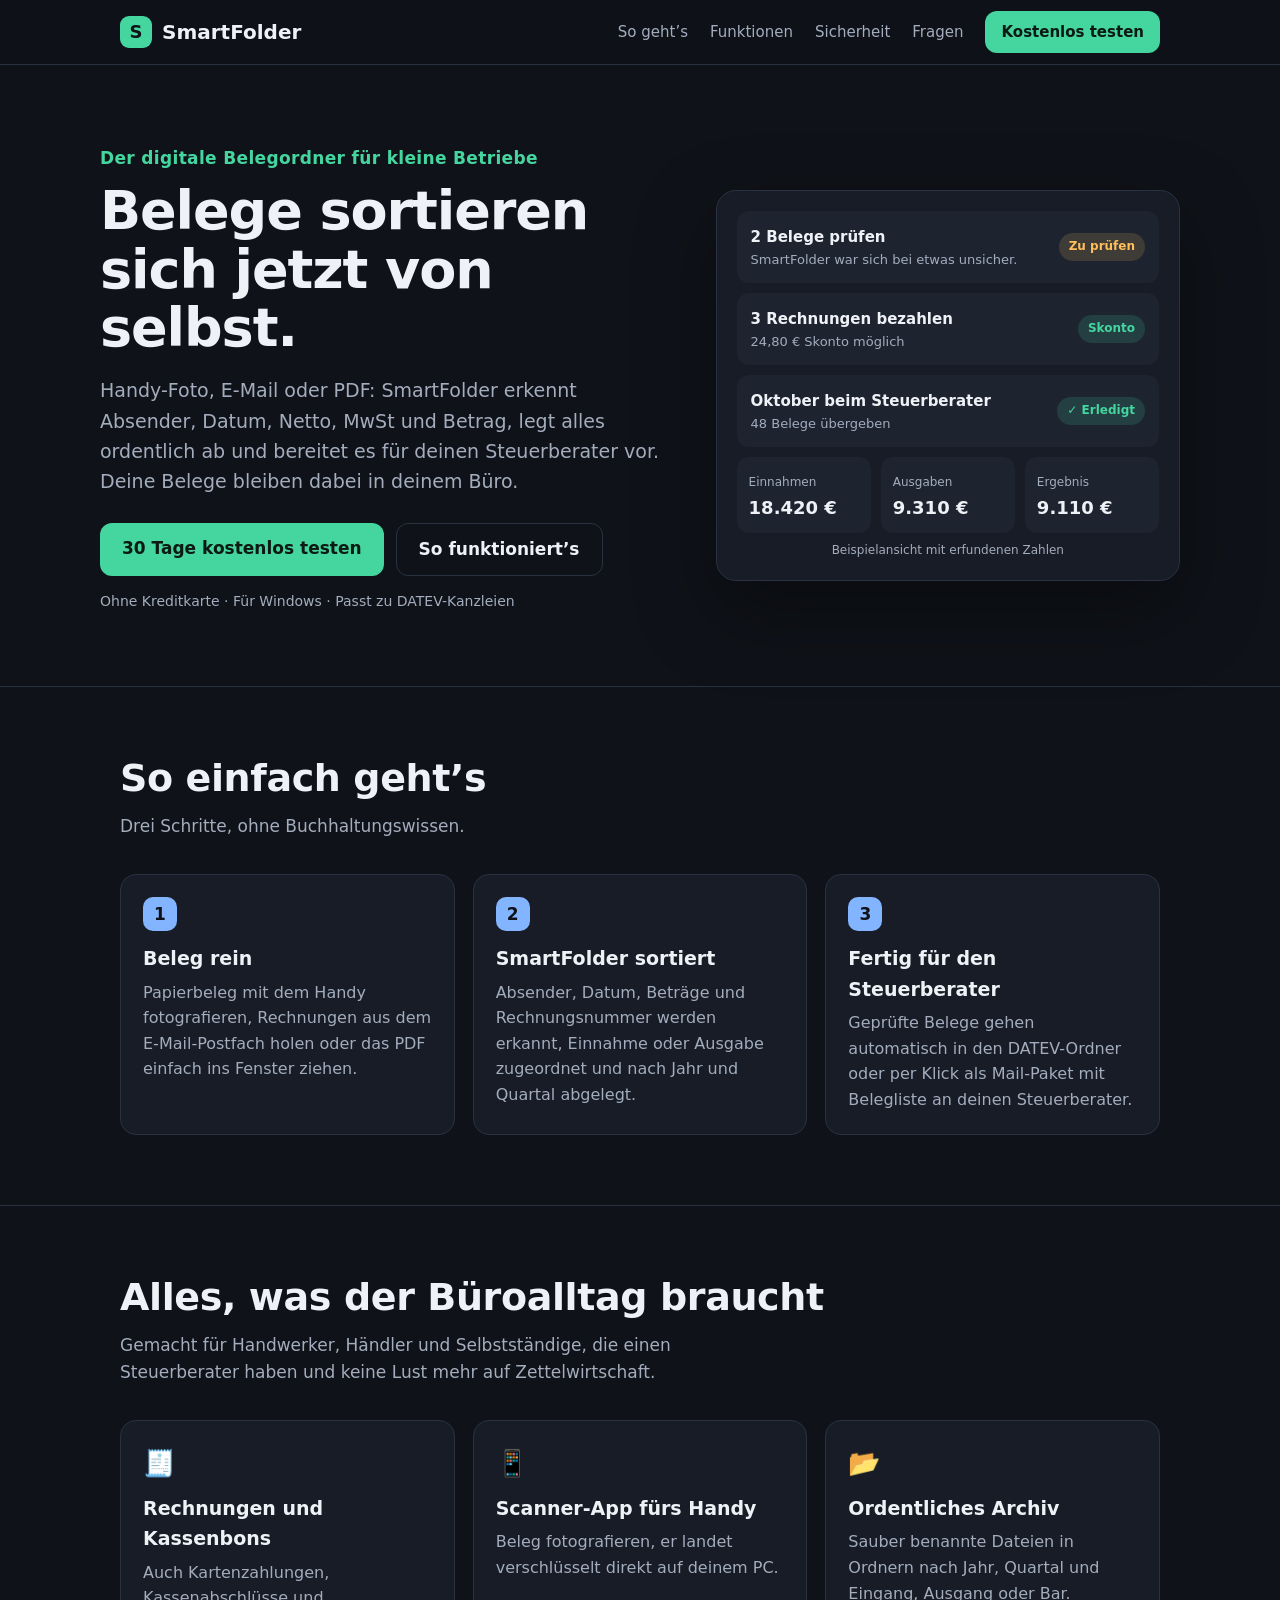
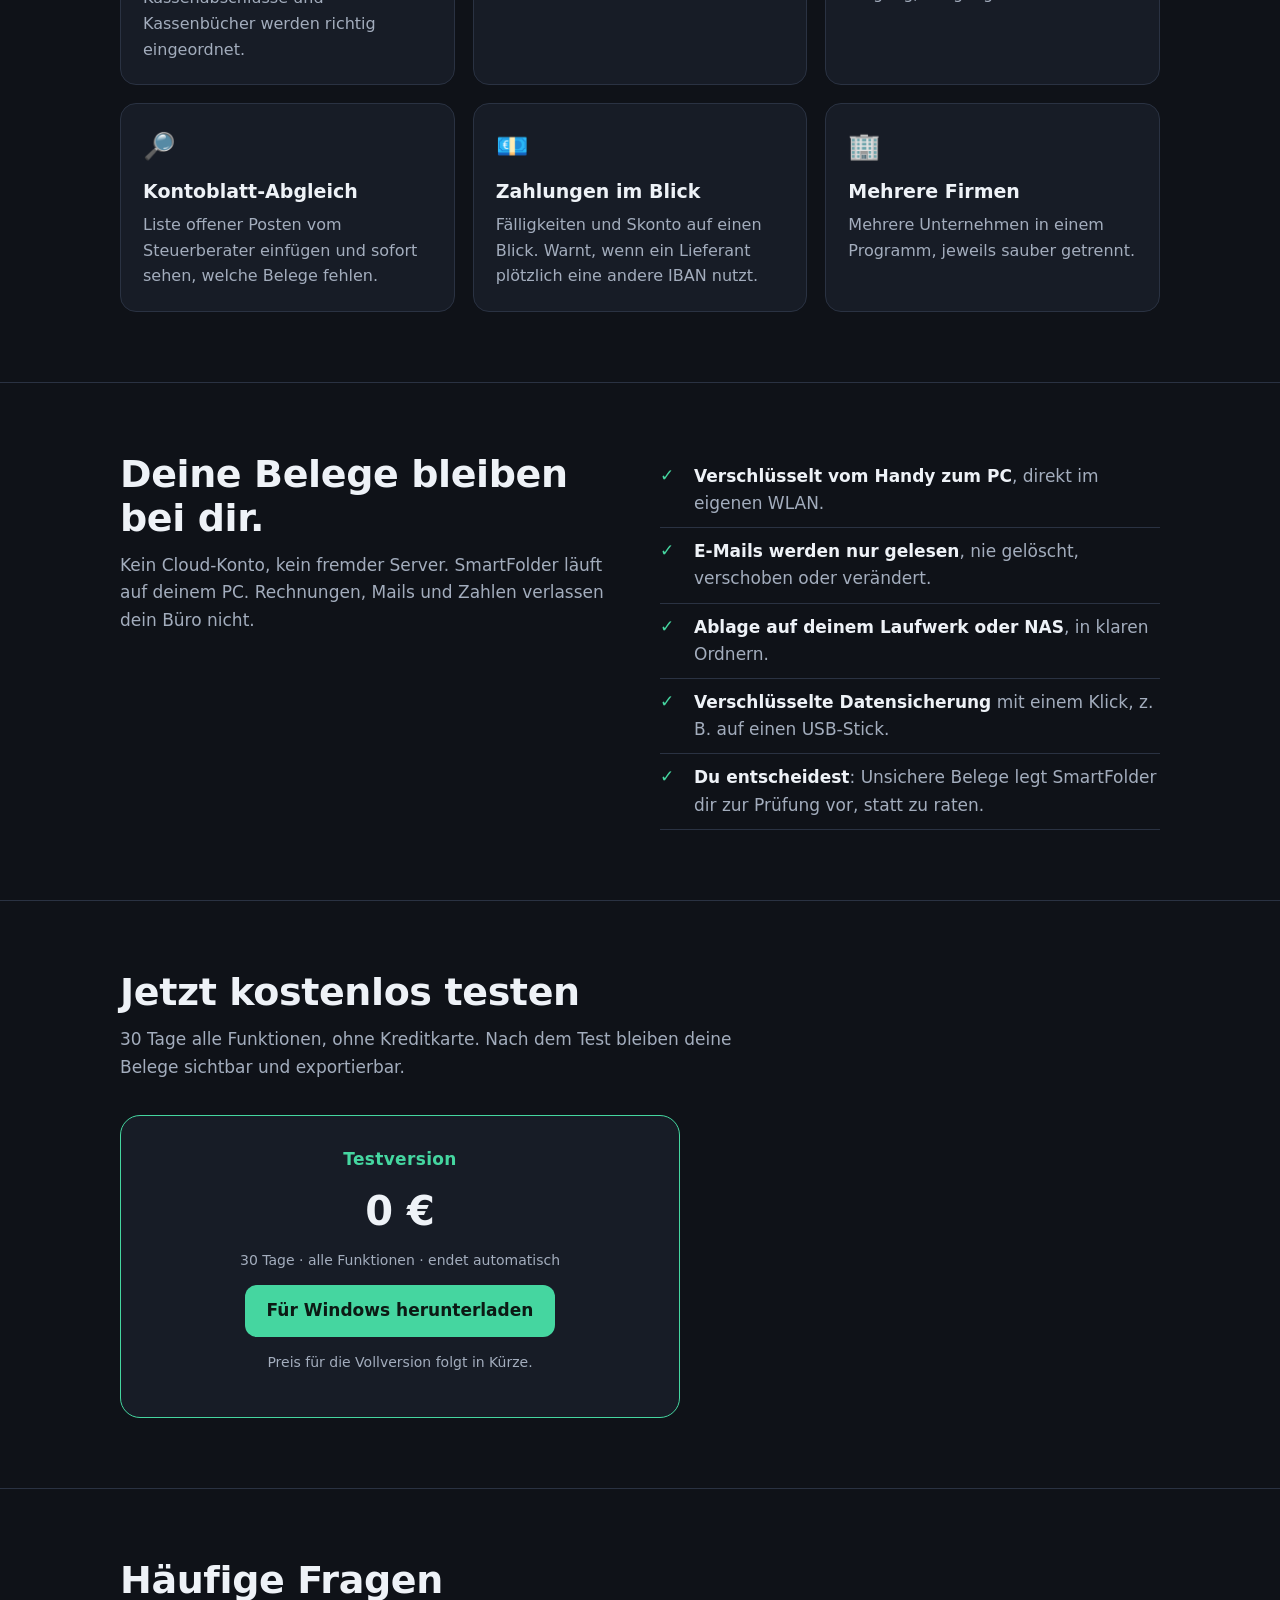
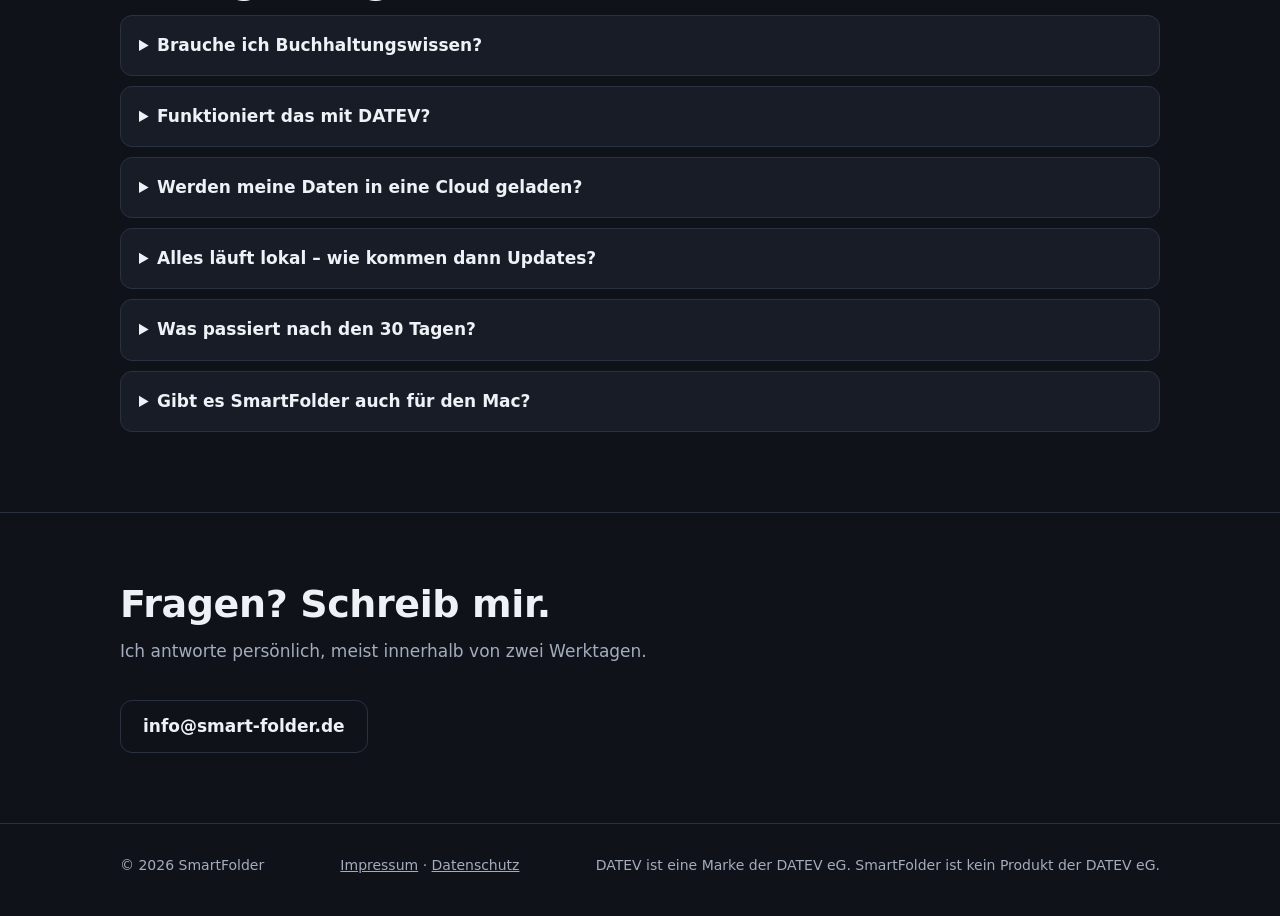
<file: index.html>
<!doctype html>
<html lang="de">
<head>
<meta charset="utf-8">
<meta name="viewport" content="width=device-width, initial-scale=1">
<title>SmartFolder – Der digitale Belegordner für kleine Betriebe</title>
<meta name="description" content="SmartFolder erkennt und sortiert Rechnungen und Kassenbons automatisch und bereitet sie für den Steuerberater vor – lokal auf deinem PC, ohne Cloud.">
<link rel="stylesheet" href="style.css">
<link rel="icon" href="data:image/svg+xml,<svg xmlns='http://www.w3.org/2000/svg' viewBox='0 0 32 32'><rect width='32' height='32' rx='8' fill='%2345d6a0'/><text x='16' y='22' text-anchor='middle' font-size='18' font-family='Arial' font-weight='bold' fill='%230f1218'>S</text></svg>">
</head>
<body>
<header><div class="wrap">
  <a class="logo" href="#"><span>S</span>SmartFolder</a>
  <nav>
    <a href="#so-gehts">So geht’s</a><a href="#funktionen">Funktionen</a><a href="#sicherheit">Sicherheit</a><a href="#fragen">Fragen</a>
    <a class="btn" href="#download">Kostenlos testen</a>
  </nav>
</div></header>

<main>
<div class="wrap hero">
  <div>
    <div class="kicker">Der digitale Belegordner für kleine Betriebe</div>
    <h1>Belege sortieren sich jetzt von selbst.</h1>
    <p class="lead">Handy-Foto, E-Mail oder PDF: SmartFolder erkennt Absender, Datum, Netto, MwSt und Betrag, legt alles ordentlich ab und bereitet es für deinen Steuerberater vor. Deine Belege bleiben dabei in deinem Büro.</p>
    <div class="cta"><a class="btn" href="#download">30 Tage kostenlos testen</a><a class="btn ghost" href="#so-gehts">So funktioniert’s</a></div>
    <p class="small">Ohne Kreditkarte · Für Windows · Passt zu DATEV-Kanzleien</p>
  </div>
  <div class="mock" aria-label="Beispielansicht">
    <div class="row"><div><b>2 Belege prüfen</b><small>SmartFolder war sich bei etwas unsicher.</small></div><span class="pill warn">Zu prüfen</span></div>
    <div class="row"><div><b>3 Rechnungen bezahlen</b><small>24,80 € Skonto möglich</small></div><span class="pill">Skonto</span></div>
    <div class="row"><div><b>Oktober beim Steuerberater</b><small>48 Belege übergeben</small></div><span class="pill">✓ Erledigt</span></div>
    <div class="stats"><div><small>Einnahmen</small><b>18.420 €</b></div><div><small>Ausgaben</small><b>9.310 €</b></div><div><small>Ergebnis</small><b>9.110 €</b></div></div>
    <div class="note">Beispielansicht mit erfundenen Zahlen</div>
  </div>
</div>

<section id="so-gehts"><div class="wrap">
  <h2>So einfach geht’s</h2>
  <p class="sub">Drei Schritte, ohne Buchhaltungswissen.</p>
  <div class="steps">
    <div class="card"><div class="num">1</div><h3>Beleg rein</h3><p>Papierbeleg mit dem Handy fotografieren, Rechnungen aus dem E-Mail-Postfach holen oder das PDF einfach ins Fenster ziehen.</p></div>
    <div class="card"><div class="num">2</div><h3>SmartFolder sortiert</h3><p>Absender, Datum, Beträge und Rechnungsnummer werden erkannt, Einnahme oder Ausgabe zugeordnet und nach Jahr und Quartal abgelegt.</p></div>
    <div class="card"><div class="num">3</div><h3>Fertig für den Steuerberater</h3><p>Geprüfte Belege gehen automatisch in den DATEV-Ordner oder per Klick als Mail-Paket mit Belegliste an deinen Steuerberater.</p></div>
  </div>
</div></section>

<section id="funktionen"><div class="wrap">
  <h2>Alles, was der Büroalltag braucht</h2>
  <p class="sub">Gemacht für Handwerker, Händler und Selbstständige, die einen Steuerberater haben und keine Lust mehr auf Zettelwirtschaft.</p>
  <div class="grid">
    <div class="card"><div class="ico">🧾</div><h3>Rechnungen und Kassenbons</h3><p>Auch Kartenzahlungen, Kassenabschlüsse und Kassenbücher werden richtig eingeordnet.</p></div>
    <div class="card"><div class="ico">📱</div><h3>Scanner-App fürs Handy</h3><p>Beleg fotografieren, er landet verschlüsselt direkt auf deinem PC.</p></div>
    <div class="card"><div class="ico">📂</div><h3>Ordentliches Archiv</h3><p>Sauber benannte Dateien in Ordnern nach Jahr, Quartal und Eingang, Ausgang oder Bar.</p></div>
    <div class="card"><div class="ico">🔎</div><h3>Kontoblatt-Abgleich</h3><p>Liste offener Posten vom Steuerberater einfügen und sofort sehen, welche Belege fehlen.</p></div>
    <div class="card"><div class="ico">💶</div><h3>Zahlungen im Blick</h3><p>Fälligkeiten und Skonto auf einen Blick. Warnt, wenn ein Lieferant plötzlich eine andere IBAN nutzt.</p></div>
    <div class="card"><div class="ico">🏢</div><h3>Mehrere Firmen</h3><p>Mehrere Unternehmen in einem Programm, jeweils sauber getrennt.</p></div>
  </div>
</div></section>

<section id="sicherheit"><div class="wrap split">
  <div>
    <h2>Deine Belege bleiben bei dir.</h2>
    <p class="sub">Kein Cloud-Konto, kein fremder Server. SmartFolder läuft auf deinem PC. Rechnungen, Mails und Zahlen verlassen dein Büro nicht.</p>
  </div>
  <ul class="check">
    <li><b>Verschlüsselt vom Handy zum PC</b>, direkt im eigenen WLAN.</li>
    <li><b>E-Mails werden nur gelesen</b>, nie gelöscht, verschoben oder verändert.</li>
    <li><b>Ablage auf deinem Laufwerk oder NAS</b>, in klaren Ordnern.</li>
    <li><b>Verschlüsselte Datensicherung</b> mit einem Klick, z. B. auf einen USB-Stick.</li>
    <li><b>Du entscheidest</b>: Unsichere Belege legt SmartFolder dir zur Prüfung vor, statt zu raten.</li>
  </ul>
</div></section>

<section id="download"><div class="wrap">
  <h2>Jetzt kostenlos testen</h2>
  <p class="sub">30 Tage alle Funktionen, ohne Kreditkarte. Nach dem Test bleiben deine Belege sichtbar und exportierbar.</p>
  <div class="price">
    <div class="kicker">Testversion</div>
    <div class="big">0 €</div>
    <p class="small" style="margin-top:0">30 Tage · alle Funktionen · endet automatisch</p>
    <a class="btn" href="https://github.com/Panda1221git/smartfolder-updates/releases/latest">Für Windows herunterladen</a>
    <p class="small">Preis für die Vollversion folgt in Kürze.</p>
  </div>
</div></section>

<section id="fragen"><div class="wrap">
  <h2>Häufige Fragen</h2>
  <details><summary>Brauche ich Buchhaltungswissen?</summary><p>Nein. SmartFolder sortiert und benennt deine Belege. Buchen macht weiterhin dein Steuerberater.</p></details>
  <details><summary>Funktioniert das mit DATEV?</summary><p>Ja. Geprüfte Belege landen automatisch in einem Ordner, den das kostenlose DATEV-Programm „Belegtransfer“ an DATEV Unternehmen online übergibt. Ohne DATEV geht es per E-Mail-Paket mit Belegliste.</p></details>
  <details><summary>Werden meine Daten in eine Cloud geladen?</summary><p>Nein. Alles bleibt auf deinem PC bzw. in deinem Netzwerk. Für Updates prüft SmartFolder nur, ob es eine neue Version gibt.</p></details>
  <details><summary>Alles läuft lokal – wie kommen dann Updates?</summary><p>Deine Belege und Daten bleiben immer auf deinem PC. Nur für Updates schaut SmartFolder einmal am Tag nach, ob es eine neue Version gibt – wie Windows oder dein Handy. Dabei wird nur eine kleine Datei mit der Versionsnummer gelesen, es werden keine Belege, Namen oder Beträge gesendet. Ohne Internet funktioniert alles weiter, nur ohne neue Updates.</p></details>
  <details><summary>Was passiert nach den 30 Tagen?</summary><p>Deine Belege bleiben sichtbar und exportierbar. Neue Belege brauchen dann eine Lizenz.</p></details>
  <details><summary>Gibt es SmartFolder auch für den Mac?</summary><p>Eine Mac-Version ist in Arbeit.</p></details>
</div></section>

<section id="kontakt"><div class="wrap">
  <h2>Fragen? Schreib mir.</h2>
  <p class="sub">Ich antworte persönlich, meist innerhalb von zwei Werktagen.</p>
  <a class="btn ghost" href="mailto:info@smart-folder.de">info@smart-folder.de</a>
</div></section>
</main>

<footer><div class="wrap">
  <div>© 2026 SmartFolder</div>
  <div><a href="impressum.html">Impressum</a> · <a href="datenschutz.html">Datenschutz</a></div>
  <div>DATEV ist eine Marke der DATEV eG. SmartFolder ist kein Produkt der DATEV eG.</div>
</div></footer>
</body>
</html>
</file>
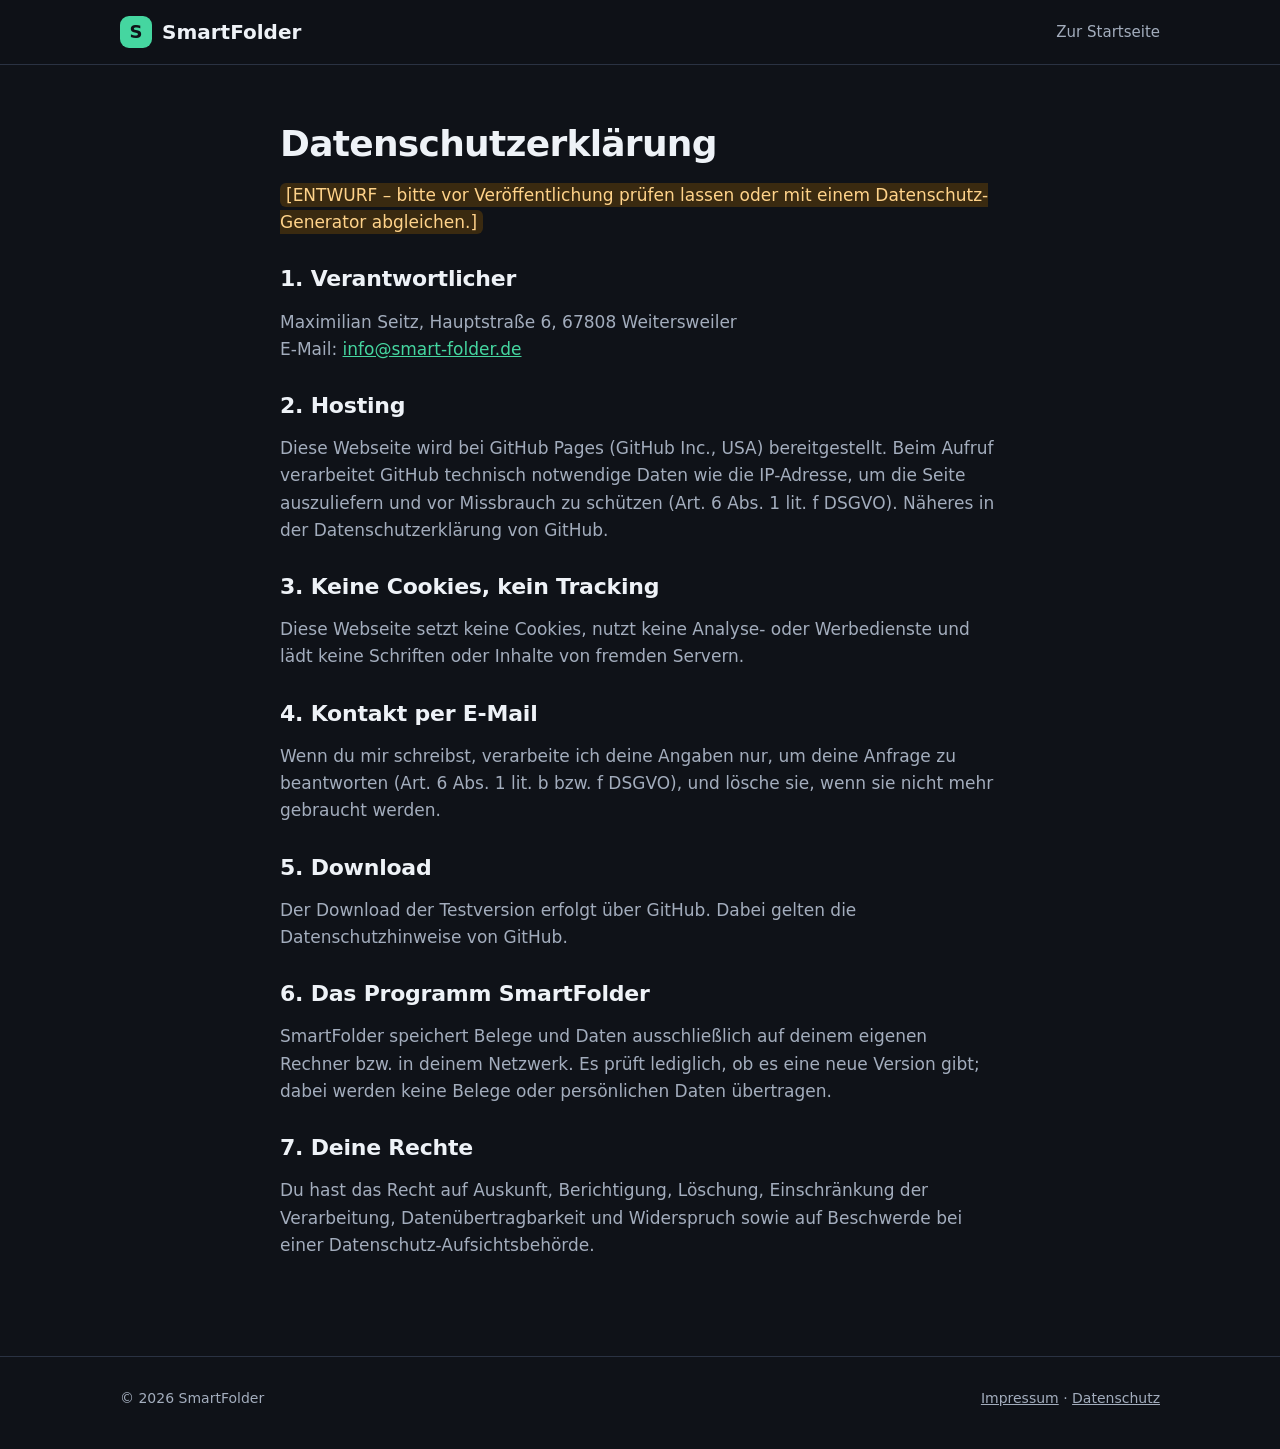
<file: datenschutz.html>
<!doctype html>
<html lang="de"><head><meta charset="utf-8"><meta name="viewport" content="width=device-width, initial-scale=1">
<title>Datenschutz – SmartFolder</title><link rel="stylesheet" href="style.css"></head>
<body>
<header><div class="wrap"><a class="logo" href="index.html"><span>S</span>SmartFolder</a><nav><a href="index.html">Zur Startseite</a></nav></div></header>
<main class="wrap legal">
<h1>Datenschutzerklärung</h1>
<p><span class="todo">[ENTWURF – bitte vor Veröffentlichung prüfen lassen oder mit einem Datenschutz-Generator abgleichen.]</span></p>
<h2>1. Verantwortlicher</h2>
<p>Maximilian Seitz, Hauptstraße 6, 67808 Weitersweiler<br>E-Mail: <a href="mailto:info@smart-folder.de">info@smart-folder.de</a></p>
<h2>2. Hosting</h2>
<p>Diese Webseite wird bei GitHub Pages (GitHub Inc., USA) bereitgestellt. Beim Aufruf verarbeitet GitHub technisch notwendige Daten wie die IP-Adresse, um die Seite auszuliefern und vor Missbrauch zu schützen (Art. 6 Abs. 1 lit. f DSGVO). Näheres in der Datenschutzerklärung von GitHub.</p>
<h2>3. Keine Cookies, kein Tracking</h2>
<p>Diese Webseite setzt keine Cookies, nutzt keine Analyse- oder Werbedienste und lädt keine Schriften oder Inhalte von fremden Servern.</p>
<h2>4. Kontakt per E-Mail</h2>
<p>Wenn du mir schreibst, verarbeite ich deine Angaben nur, um deine Anfrage zu beantworten (Art. 6 Abs. 1 lit. b bzw. f DSGVO), und lösche sie, wenn sie nicht mehr gebraucht werden.</p>
<h2>5. Download</h2>
<p>Der Download der Testversion erfolgt über GitHub. Dabei gelten die Datenschutzhinweise von GitHub.</p>
<h2>6. Das Programm SmartFolder</h2>
<p>SmartFolder speichert Belege und Daten ausschließlich auf deinem eigenen Rechner bzw. in deinem Netzwerk. Es prüft lediglich, ob es eine neue Version gibt; dabei werden keine Belege oder persönlichen Daten übertragen.</p>
<h2>7. Deine Rechte</h2>
<p>Du hast das Recht auf Auskunft, Berichtigung, Löschung, Einschränkung der Verarbeitung, Datenübertragbarkeit und Widerspruch sowie auf Beschwerde bei einer Datenschutz-Aufsichtsbehörde.</p>
</main>
<footer><div class="wrap"><div>© 2026 SmartFolder</div><div><a href="impressum.html">Impressum</a> · <a href="datenschutz.html">Datenschutz</a></div></div></footer>
</body></html>
</file>
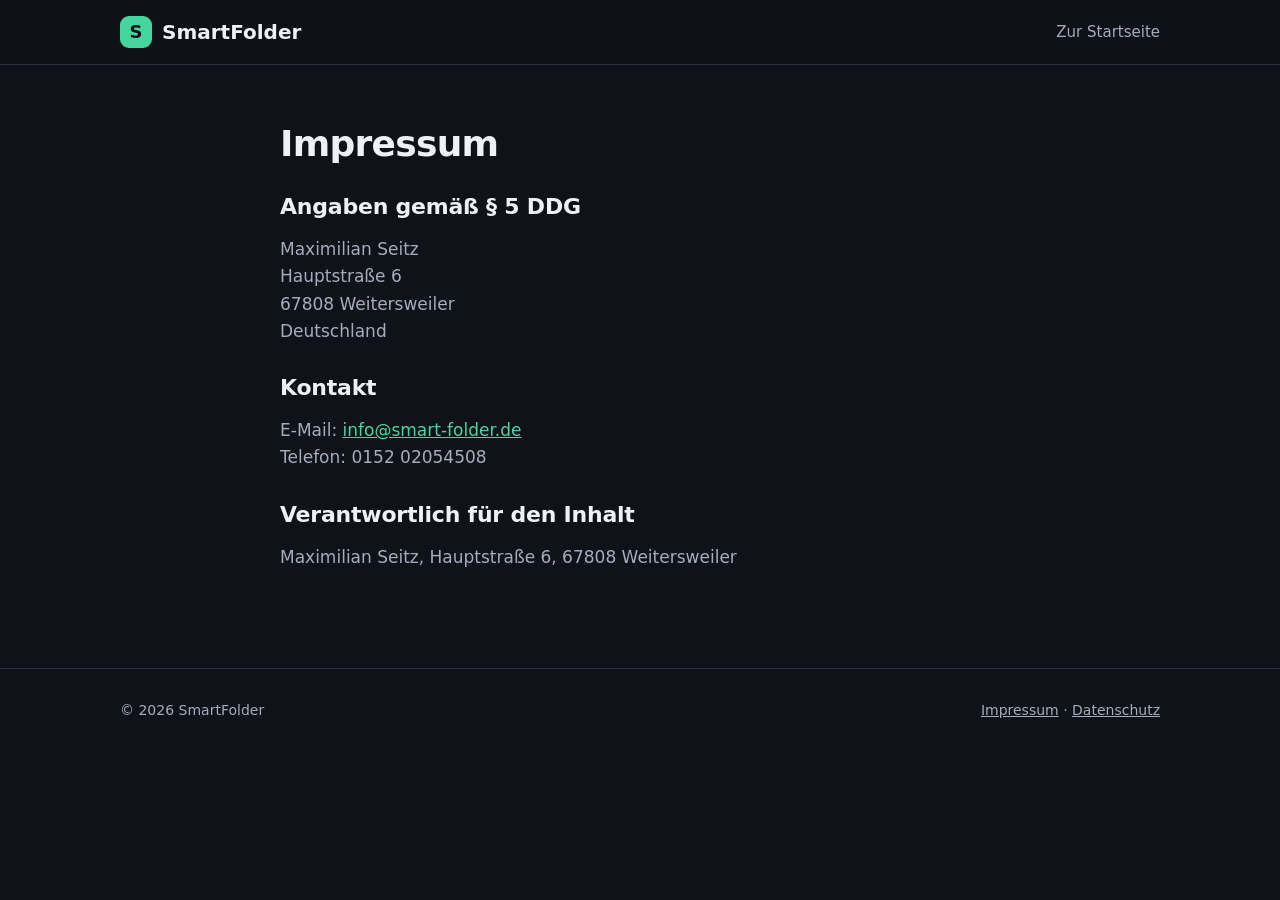
<file: impressum.html>
<!doctype html>
<html lang="de"><head><meta charset="utf-8"><meta name="viewport" content="width=device-width, initial-scale=1">
<title>Impressum – SmartFolder</title><link rel="stylesheet" href="style.css"></head>
<body>
<header><div class="wrap"><a class="logo" href="index.html"><span>S</span>SmartFolder</a><nav><a href="index.html">Zur Startseite</a></nav></div></header>
<main class="wrap legal">
<h1>Impressum</h1>
<h2>Angaben gemäß § 5 DDG</h2>
<p>Maximilian Seitz<br>Hauptstraße 6<br>67808 Weitersweiler<br>Deutschland</p>
<h2>Kontakt</h2>
<p>E-Mail: <a href="mailto:info@smart-folder.de">info@smart-folder.de</a><br>Telefon: 0152 02054508</p>
<h2>Verantwortlich für den Inhalt</h2>
<p>Maximilian Seitz, Hauptstraße 6, 67808 Weitersweiler</p>
</main>
<footer><div class="wrap"><div>© 2026 SmartFolder</div><div><a href="impressum.html">Impressum</a> · <a href="datenschutz.html">Datenschutz</a></div></div></footer>
</body></html>
</file>
<file: style.css>
:root{--bg:#0f1218;--panel:#171c26;--panel2:#1d2430;--text:#eef2f7;--muted:#a3adbd;--accent:#45d6a0;--blue:#82b4ff;--line:#2a3242;--r:16px}
*{box-sizing:border-box}html{scroll-behavior:smooth}
body{margin:0;background:var(--bg);color:var(--text);font:17px/1.6 system-ui,-apple-system,"Segoe UI",Roboto,Helvetica,Arial,sans-serif}
a{color:var(--accent)}img{max-width:100%}
.wrap{max-width:1080px;margin:0 auto;padding:0 20px}
header{position:sticky;top:0;z-index:5;background:rgba(15,18,24,.85);backdrop-filter:blur(10px);border-bottom:1px solid var(--line)}
header .wrap{display:flex;align-items:center;gap:20px;height:64px}
.logo{display:flex;align-items:center;gap:10px;font-weight:800;font-size:20px;color:var(--text);text-decoration:none}
.logo span{display:inline-grid;place-items:center;width:32px;height:32px;border-radius:9px;background:var(--accent);color:#0f1218;font-size:18px}
nav{margin-left:auto;display:flex;gap:22px;align-items:center}
nav a{color:var(--muted);text-decoration:none;font-size:15px}nav a:hover{color:var(--text)}
.btn{display:inline-block;background:var(--accent);color:#0c1a14;font-weight:700;padding:12px 22px;border-radius:12px;text-decoration:none}
.btn:hover{filter:brightness(1.08)}.btn.ghost{background:transparent;color:var(--text);border:1px solid var(--line)}
nav .btn{padding:9px 16px;color:#0c1a14}
.hero{padding:80px 0 60px;display:grid;grid-template-columns:1.1fr .9fr;gap:48px;align-items:center}
.kicker{color:var(--accent);font-weight:700;letter-spacing:.02em}
h1{font-size:clamp(34px,5vw,54px);line-height:1.08;margin:10px 0 18px;letter-spacing:-.02em}
h2{font-size:clamp(26px,3.4vw,38px);line-height:1.15;margin:0 0 12px;letter-spacing:-.01em}
h3{margin:0 0 6px;font-size:19px}
.lead{color:var(--muted);font-size:19px;margin:0 0 26px}
.cta{display:flex;gap:12px;flex-wrap:wrap}
.small{color:var(--muted);font-size:14px;margin-top:14px}
.mock{background:var(--panel);border:1px solid var(--line);border-radius:20px;padding:20px;box-shadow:0 30px 80px rgba(0,0,0,.35)}
.mock .row{display:flex;justify-content:space-between;align-items:center;background:var(--panel2);border-radius:12px;padding:12px 14px;margin-bottom:10px}
.mock .row b{font-size:15px}.mock .row small{color:var(--muted);display:block;font-size:13px}
.pill{font-size:12px;font-weight:700;padding:4px 10px;border-radius:99px;background:rgba(69,214,160,.15);color:var(--accent)}
.pill.warn{background:rgba(255,190,90,.15);color:#ffbe5a}
.stats{display:grid;grid-template-columns:repeat(3,1fr);gap:10px;margin-top:6px}
.stats div{background:var(--panel2);border-radius:12px;padding:10px 12px}.stats small{color:var(--muted);font-size:12px}.stats b{display:block;font-size:18px}
.note{color:var(--muted);font-size:12px;text-align:center;margin-top:8px}
section{padding:70px 0;border-top:1px solid var(--line)}
.sub{color:var(--muted);max-width:640px;margin:0 0 34px}
.steps,.grid{display:grid;grid-template-columns:repeat(3,1fr);gap:18px}
.card{background:var(--panel);border:1px solid var(--line);border-radius:var(--r);padding:22px}
.card p{color:var(--muted);margin:0;font-size:16px}
.num{display:inline-grid;place-items:center;width:34px;height:34px;border-radius:10px;background:var(--blue);color:#0f1218;font-weight:800;margin-bottom:12px}
.ico{font-size:26px;margin-bottom:8px}
.split{display:grid;grid-template-columns:1fr 1fr;gap:40px;align-items:start}
ul.check{list-style:none;padding:0;margin:0}ul.check li{padding:10px 0 10px 34px;position:relative;border-bottom:1px solid var(--line);color:var(--muted)}
ul.check li b{color:var(--text)}ul.check li:before{content:"✓";position:absolute;left:0;top:9px;color:var(--accent);font-weight:800}
.price{background:var(--panel);border:1px solid var(--accent);border-radius:20px;padding:30px;text-align:center;max-width:560px}
.price .big{font-size:40px;font-weight:800;margin:6px 0}
details{background:var(--panel);border:1px solid var(--line);border-radius:12px;padding:16px 18px;margin-bottom:10px}
summary{cursor:pointer;font-weight:700}details p{color:var(--muted);margin:10px 0 0}
footer{border-top:1px solid var(--line);padding:30px 0 40px;color:var(--muted);font-size:14px}
footer .wrap{display:flex;flex-wrap:wrap;gap:18px;justify-content:space-between}
footer a{color:var(--muted)}
.legal{max-width:760px;padding:50px 20px 80px}.legal h1{font-size:36px}.legal h2{font-size:22px;margin-top:30px}.legal p,.legal li{color:var(--muted)}
.todo{background:#3a2a10;color:#ffd38a;padding:2px 6px;border-radius:6px}
@media (max-width:860px){.hero,.split{grid-template-columns:1fr}.steps,.grid{grid-template-columns:1fr}nav a:not(.btn){display:none}.hero{padding-top:44px}}
</file>
